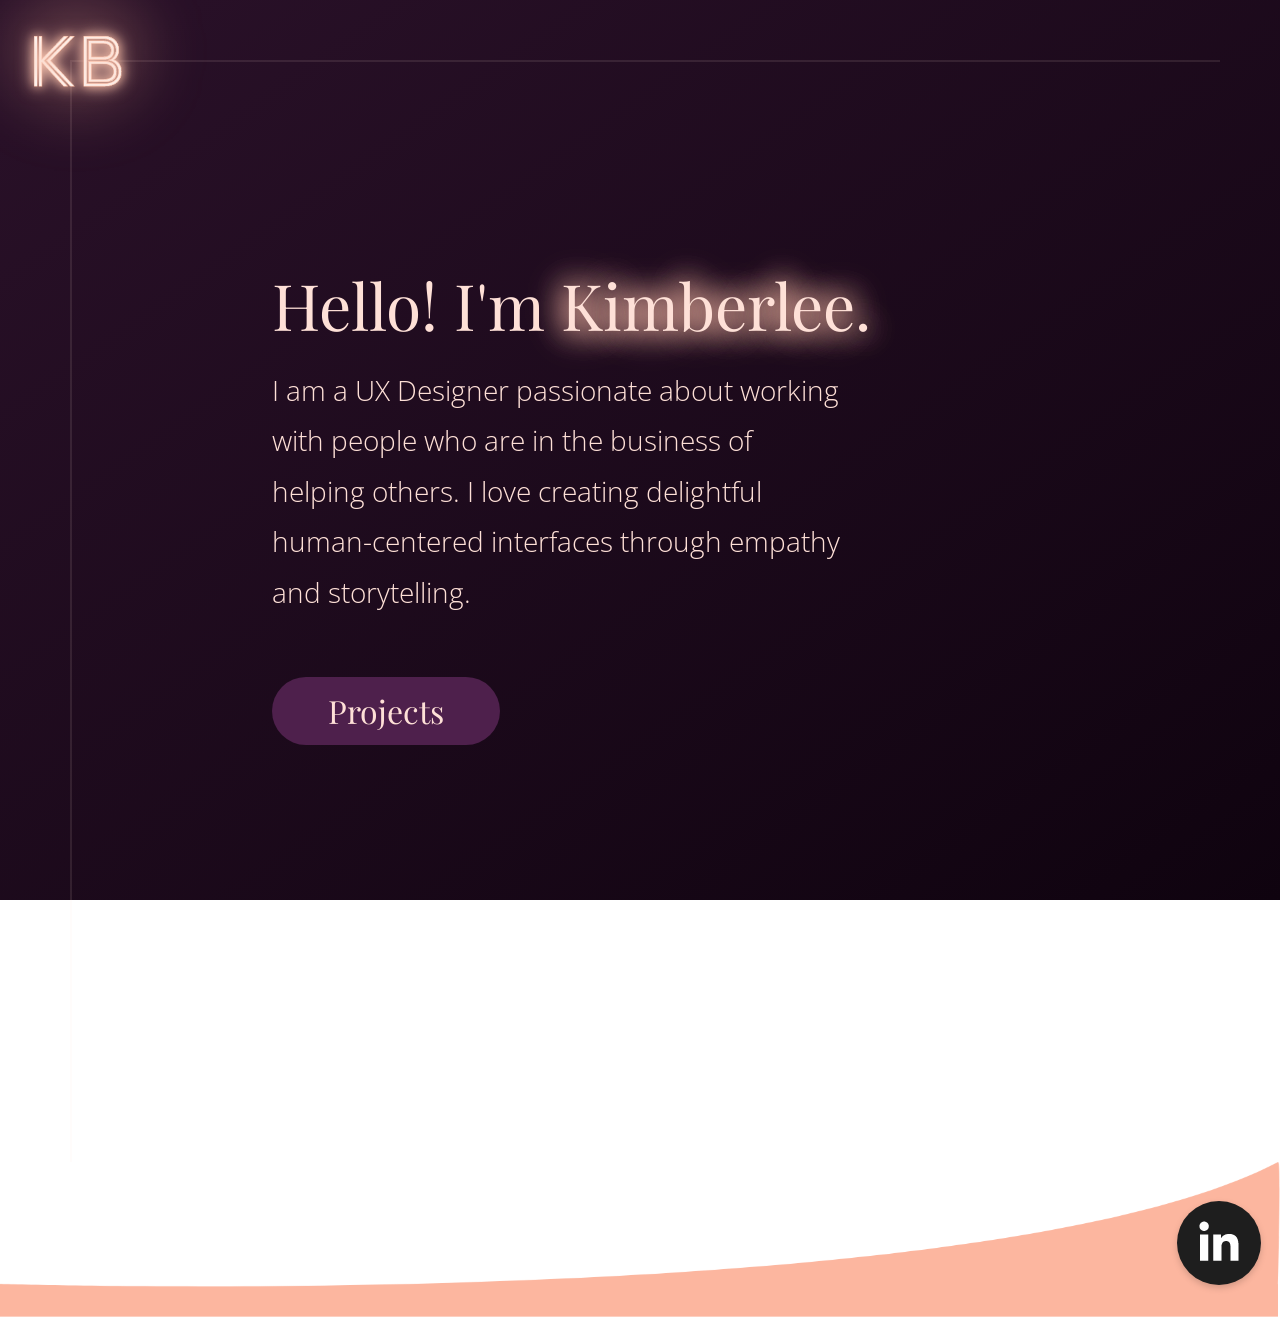
<file: index.html>
<!DOCTYPE html>
<html>

<head>
    <meta charset="utf-8">
    <meta name="viewport" content="width=device-width, initial-scale=1.0">
    <title>KB</title>
    <link rel="stylesheet" href="style.css">
    <link rel="preconnect" href="https://fonts.gstatic.com">
    <link href="https://fonts.googleapis.com/css2?family=Playfair+Display&display=swap" rel="stylesheet">
    <link rel="preconnect" href="https://fonts.gstatic.com">
    <link href="https://fonts.googleapis.com/css2?family=Open+Sans:wght@300&display=swap" rel="stylesheet">
</head>

<body>
    <div class="logoback">
        <img alt="kb logo" class="neonkb" src="Neon KB.png">
    </div>
    <!-- <div> 
            <hr>
        </div> -->
    <div class="flexitem">
        <p>Hello! I'm <span id="myname">Kimberlee.</span></p>
        <br>
        <h4>I am a UX Designer passionate about working with people who are in the business of helping others. I love
            creating delightful human-centered interfaces through empathy and storytelling.
        </h4>
        <!-- </div>
            <hr class="vertical-line"> -->
        <div class="buttons">
            <button> Projects </button>
            <!-- <button> Resume </button> -->
            <!-- <button> Contact </button> -->
        </div>
    </div>
    <div class="footer">
        <img class="slopefooter" src="Component 2 – 10.png">
        <img class="linkedin" src="Linkedin.png" alt="link to linkedin">
        <img class="mobilefoot" src="Path 1.png">
    </div>
</body>

</html>
</file>
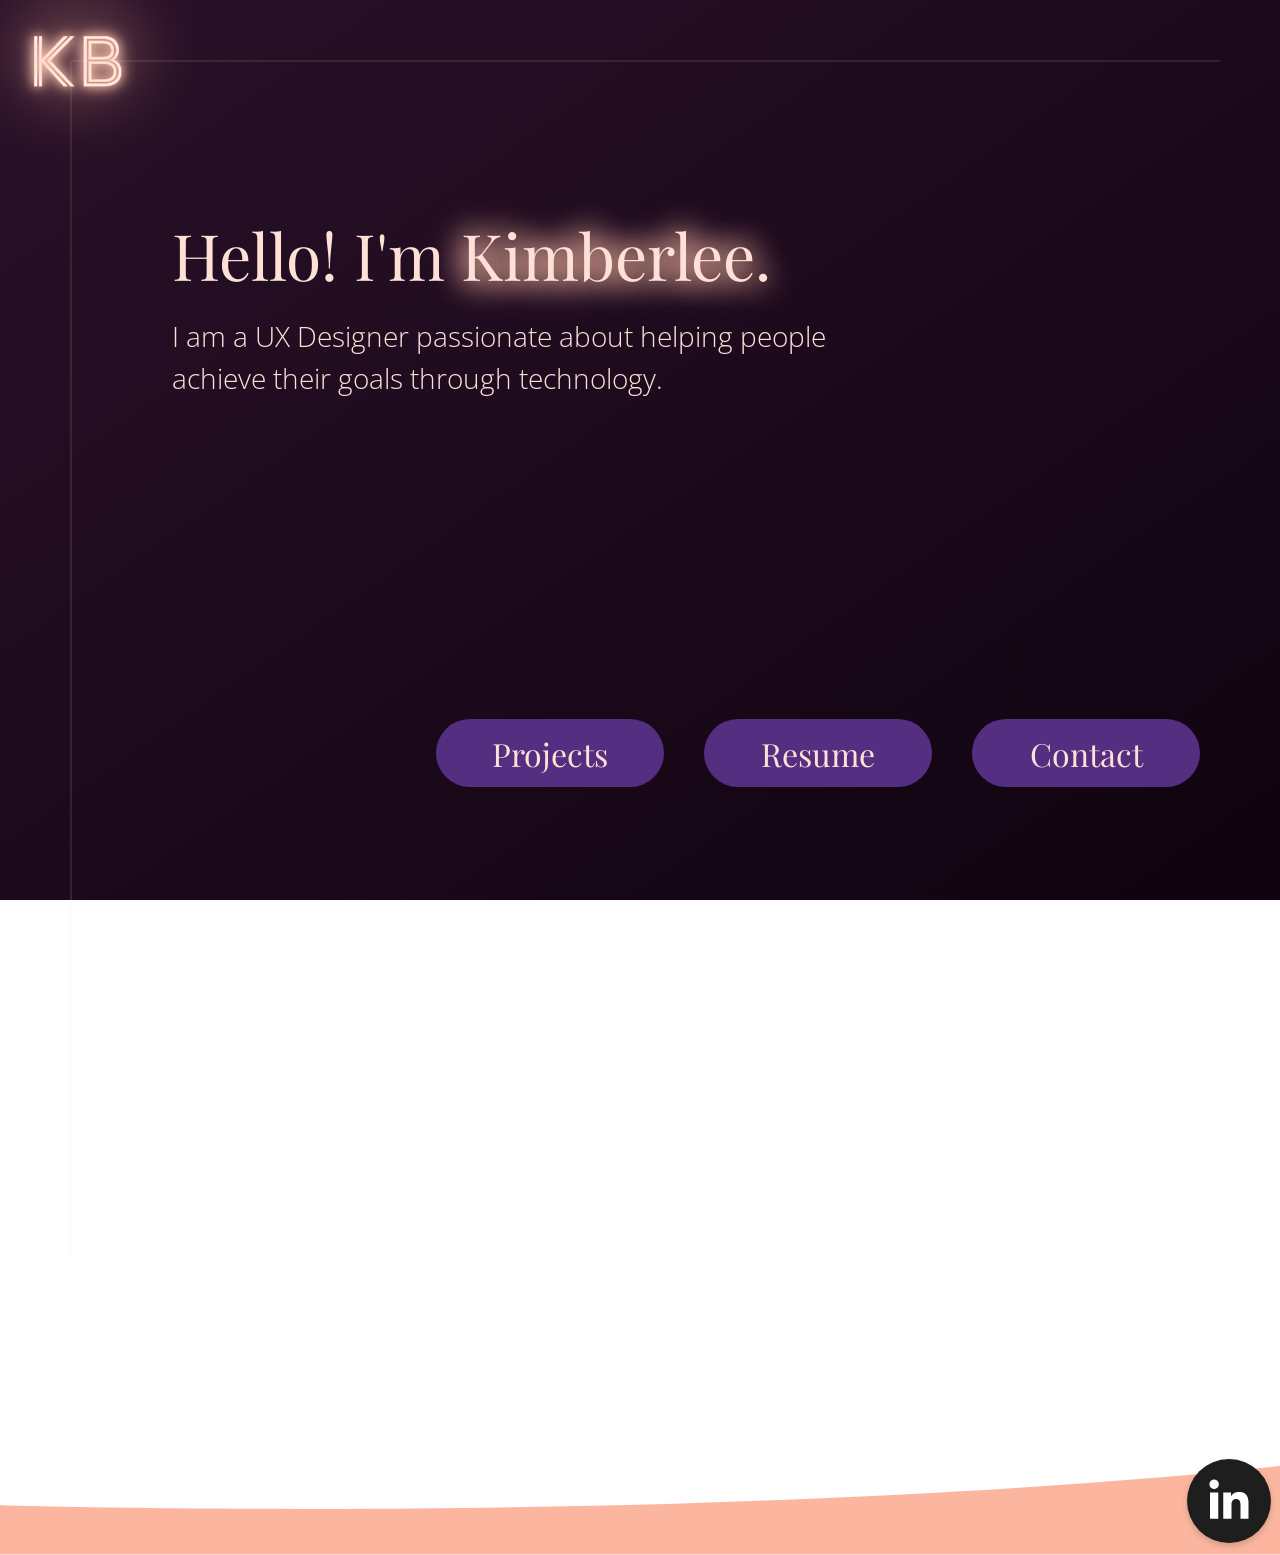
<file: Cover Page/index.html>
<!DOCTYPE html>
<html>
    <head>
        <meta charset="utf-8">
        <meta name="viewport" content="width=device-width, initial-scale=1.0">
        <title>KB</title>
        <link rel="stylesheet" href="style.css">
        <link rel="preconnect" href="https://fonts.gstatic.com">
        <link href="https://fonts.googleapis.com/css2?family=Playfair+Display&display=swap" rel="stylesheet">
        <link rel="preconnect" href="https://fonts.gstatic.com">
        <link href="https://fonts.googleapis.com/css2?family=Open+Sans:wght@300&display=swap" rel="stylesheet">
    </head>
    <body>
        <div class="logoback">
        <img alt="kb logo" class="neonkb" src="Neon KB.png">
        </div>
        <!-- <div> 
            <hr>
        </div> -->
        <div class="flexitem">
            <p>Hello! I'm <span id="myname">Kimberlee.</span></p>
            <br>
            <h4>I am a UX Designer passionate about helping people achieve their goals through technology.
            </h4>
        <!-- </div>
            <hr class="vertical-line"> -->
            <div class="buttons">
                <button> Projects </button>
                <button> Resume </button>
                <button> Contact </button>
            </div>
        </div>
        <div class="footer">
            <img  class="slopefooter" src="Component 2 – 10.png">
            <img class="linkedin" src="Linkedin.png" alt="link to linkedin">
        </div>
    </body>
</html>
</file>
<file: style.css>
html {
    height: 100%;
    width: 100%;
}

body {
    height: 100%;
    width: 100%;
    background-size: cover;
    background-image: linear-gradient(to bottom right, #2A1129,#0F030F);
    background-repeat: no-repeat;
    background-attachment: fixed;
    margin: 0;
}

.flexitem {
    display: flex;
    flex-direction: column;
    /* justify-content: center; */
    height: 100%;
    /* width: 75%; */
    /* align-items: center; */
    border-top: 2px solid rgba(254, 224, 215, 0.1);
    border-left: 2px solid rgba(254, 224, 215, 0.1);
    margin: 60px 60px 0px 70px;
    padding: 200px 0px 0px 200px;
}

@media only screen and (max-width: 600px) {
    .flexitem {
        justify-content: center;
        margin: 60px 40px 0px 70px;
        padding: 40px 0px 20px 50px;
        /* flex-direction: none;  */
    }

    h4 { 
        width: 100% !important; 
        font-size: 24px !important;
        flex-wrap: nowrap;
    }

    .slopefooter {
        display: none;
    }

    .linkedin {
        width: 60px;
    }

}

.buttons { 
    display: flex;
    justify-content: flex-start;
    align-items: flex-start;
    margin: 60px 0px 0px 0px;
}

button {
    margin: 0px;
    width: 228px;
    height: 68px;
    border-radius: 100px;
    border: none;
    font-family: 'Playfair Display', serif;
    font-size: 32px;
    background-color: #4e204c;
    color: #FEE0D7;
    padding: 5px;
    
    
}

button:hover {
    background-color: #732e70;
    transition: background-color .5s ease;
    box-shadow: 0px 0px 20px 2px #FCB69F;
    cursor: pointer;

}
/* button color options: #4e204c #732e70 #412ea1*/

p {
    color: #FEE0D7;
    font-family: 'Playfair Display', serif;
    font-size: 64px;
    font-weight: 100;
    margin-block-start: 0px;
    margin-block-end: 0px;
}

span {
    color: #FEE0D7;
    /* -webkit-text-stroke-width: .5px;
    -webkit-text-stroke-color: #FCB69F; */
    text-shadow: 0 0 30px  #FFC8B8, 0 0 30px #FCB69F, 0 0 40px #FCB69F; 
    font-family: 'Playfair Display', serif;
    font-size: 64px;
    font-weight: 100;
}

h4 {
    color: #FEE0D7;
    font-family: 'Open Sans', sans-serif;
    font-size: 28px;
    font-weight: 100;
    width: 60%;
    line-height: 1.8;
    margin-block-start: 0px;
    margin-block-end: 0px;
    /* display: flex; */
    /* flex-wrap: wrap; */
}

.neonkb {
    position: absolute;
    top: -98px;
    left: -85px;
    height: 300px;
}

.footer {
    display: flex;
    align-items: flex-end;
    overflow: hidden;
    width: 100vw;
    /* flex: 1; */
    
}

.linkedin {
    position: absolute;
    right: 0;
    margin: 0px 5px 0px 20px;
    padding: 0px 5px 20px 20px;
}

.linkedin:hover {
    cursor: pointer;
}

.slopefooter {
    object-fit: cover;
    max-width: 100vw;
}

.mobilefoot {
    display: flex;
    align-items: flex-end;
    overflow: hidden;
    width: 100vw;
    object-fit: cover;
}

/* .logoback {
    background-color: #2A1129;
    width: 100%;
    height: 100%;
} */

/* html { 
    height: 175%;
    -webkit-background-size: cover;
    -moz-background-size: cover;
    -o-background-size: cover;
    background-size: cover;
    background-image: linear-gradient(to bottom right, #2A1129,#0F030F);
    background-repeat: no-repeat;
    background-attachment: fixed;
    background: -webkit-linear-gradient( to bottom right,#2A1129,#0F030F);
    background: -moz-linear-gradient( to bottom right,#2A1129,#0F030F);
    background: -ms-linear-gradient( to bottom right, #2A1129,#0F030F);
    background: -o-linear-gradient( to bottom right, #2A1129,#0F030F);
    background: linear-gradient( to bottom right,#2A1129,#0F030F);
    
} 

body {
    height: 100%;

}
.neonkb{
    position: absolute;
    left: -7%;
    top: -17%;
}
hr {
        width: 83%;
        margin-right: auto;
        /* margin-left: 15%; */
        /* margin-top: 3.1%; */
        /* height: .5px;
        background-color:#FEE0D7;
        border: none;
        opacity: 0.15;
        position: absolute;
        top: 57px;
        left: 250px;
        

} */

/* .text-container { */
    /* position: absolute;
    top: 150px;
    left: 245px;
    display: inline-block;
} */

/* h1 { */
    /* font-family: 'Playfair Display', serif; */
    /* font-size: 64px; */
    /* color: #FFC8B8; */
    /* font-weight: 100; */

/* .vertical-line {
    width: 66%;
    background-color: #FEE0D7;
    border: none;
    opacity: 0.15;
    position: absolute;
    transform: rotate(90deg);
    top: 800px;
    left: -558px; */
    /* display: inline-block; */
    

/* } */

/* p { 
    display: inline;
    font-family: 'Playfair Display', serif;
    font-size: 64px;
    font-weight: 100;
} */

/* .flexitem {
    color: #FFC8B8;
    position: absolute;
    top: 150px;
    left: 245px;
    display: inline;
    
}

#myname {
    color: #FEE0D7;
    -webkit-text-stroke-width: .5px;
    -webkit-text-stroke-color: #FCB69F;
    text-shadow: 0 0 30px  #FFC8B8, 0 0 30px #FCB69F, 0 0 40px #FCB69F; 
    font-family: 'Playfair Display', serif;
    font-size: 64px;
    font-weight: 100;

}

h4 {
    font-family: 'Open Sans', sans-serif;
    font-size: 48px;
    font-weight: 100;
    width: 1000px
} */
</file>
<file: Cover Page/style.css>
html {
    height: 100%;
    width: 100%;
}

body {
    height: 100%;
    width: 100%;
    background-size: cover;
    background-image: linear-gradient(to bottom right, #2A1129,#0F030F);
    background-repeat: no-repeat;
    background-attachment: fixed;
    margin: 0;
}

.flexitem {
    display: flex;
    flex-direction: column;
    /* justify-content: center; */
    height: 100%;
    /* width: 75%; */
    /* align-items: center; */
    border-top: 2px solid rgba(254, 224, 215, 0.1);
    border-left: 2px solid rgba(254, 224, 215, 0.1);
    margin: 60px 60px 60px 70px;
    padding: 150px 0px 150px 100px;
}


.buttons { 
    display: flex;
    justify-content: flex-end;
    align-items: flex-end;
    margin: 300px 0px 100px 100px;
}

button {
    margin: 20px;
    width: 228px;
    height: 68px;
    border-radius: 100px;
    border: none;
    font-family: 'Playfair Display', serif;
    font-size: 32px;
    background-color: #532e81;
    color: #FEE0D7;
    padding: 5px;
    
}

p {
    color: #FEE0D7;
    font-family: 'Playfair Display', serif;
    font-size: 64px;
    font-weight: 100;
    margin-block-start: 0px;
    margin-block-end: 0px;
}

span {
    color: #FEE0D7;
    /* -webkit-text-stroke-width: .5px;
    -webkit-text-stroke-color: #FCB69F; */
    text-shadow: 0 0 30px  #FFC8B8, 0 0 30px #FCB69F, 0 0 40px #FCB69F; 
    font-family: 'Playfair Display', serif;
    font-size: 64px;
    font-weight: 100;
}

h4 {
    color: #FEE0D7;
    font-family: 'Open Sans', sans-serif;
    font-size: 28px;
    font-weight: 100;
    width: 700px;
    line-height: 1.5;
    margin-block-start: 0px;
    margin-block-end: 0px;
}

.neonkb {
    position: absolute;
    top: -98px;
    left: -85px;
    height: 300px;
}

.footer {
    display: flex;
    align-items: flex-end;
    overflow: hidden;
    
}

.linkedin {
    position: absolute;
    right: 0;
    top: 50;
}

.slopefooter {
    object-fit: cover;
}

/* .logoback {
    background-color: #2A1129;
    width: 100%;
    height: 100%;
} */

/* html { 
    height: 175%;
    -webkit-background-size: cover;
    -moz-background-size: cover;
    -o-background-size: cover;
    background-size: cover;
    background-image: linear-gradient(to bottom right, #2A1129,#0F030F);
    background-repeat: no-repeat;
    background-attachment: fixed;
    background: -webkit-linear-gradient( to bottom right,#2A1129,#0F030F);
    background: -moz-linear-gradient( to bottom right,#2A1129,#0F030F);
    background: -ms-linear-gradient( to bottom right, #2A1129,#0F030F);
    background: -o-linear-gradient( to bottom right, #2A1129,#0F030F);
    background: linear-gradient( to bottom right,#2A1129,#0F030F);
    
} 

body {
    height: 100%;

}
.neonkb{
    position: absolute;
    left: -7%;
    top: -17%;
}
hr {
        width: 83%;
        margin-right: auto;
        /* margin-left: 15%; */
        /* margin-top: 3.1%; */
        /* height: .5px;
        background-color:#FEE0D7;
        border: none;
        opacity: 0.15;
        position: absolute;
        top: 57px;
        left: 250px;
        

} */

/* .text-container { */
    /* position: absolute;
    top: 150px;
    left: 245px;
    display: inline-block;
} */

/* h1 { */
    /* font-family: 'Playfair Display', serif; */
    /* font-size: 64px; */
    /* color: #FFC8B8; */
    /* font-weight: 100; */

/* .vertical-line {
    width: 66%;
    background-color: #FEE0D7;
    border: none;
    opacity: 0.15;
    position: absolute;
    transform: rotate(90deg);
    top: 800px;
    left: -558px; */
    /* display: inline-block; */
    

/* } */

/* p { 
    display: inline;
    font-family: 'Playfair Display', serif;
    font-size: 64px;
    font-weight: 100;
} */

/* .flexitem {
    color: #FFC8B8;
    position: absolute;
    top: 150px;
    left: 245px;
    display: inline;
    
}

#myname {
    color: #FEE0D7;
    -webkit-text-stroke-width: .5px;
    -webkit-text-stroke-color: #FCB69F;
    text-shadow: 0 0 30px  #FFC8B8, 0 0 30px #FCB69F, 0 0 40px #FCB69F; 
    font-family: 'Playfair Display', serif;
    font-size: 64px;
    font-weight: 100;

}

h4 {
    font-family: 'Open Sans', sans-serif;
    font-size: 48px;
    font-weight: 100;
    width: 1000px
} */
</file>
